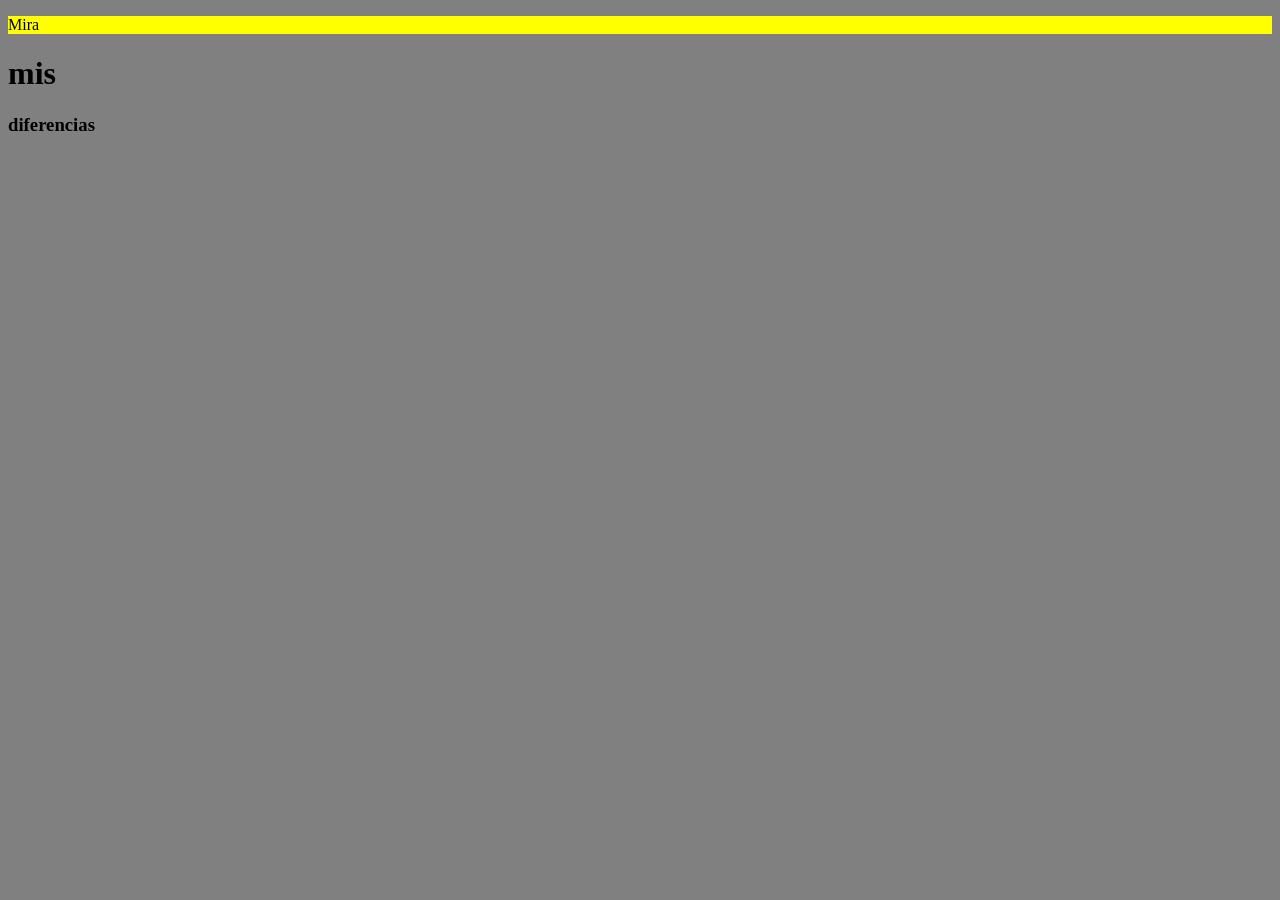
<file: CSS/index.html>
<!DOCTYPE html>
<html lang="en">
<head>
    <meta charset="UTF-8">
    <meta name="viewport" content="width=device-width, initial-scale=1.0">
    <title>Document</title>
    <style >
        h1{
            font-weight: bold;
        }
    </style>
    <link rel="stylesheet" href="style.css">
</head>
<body>
    <p style="background-color: yellow;">Mira</p>
    <h1>mis</h1>
    <h3>diferencias</h3>
</body>
</html>
</file>
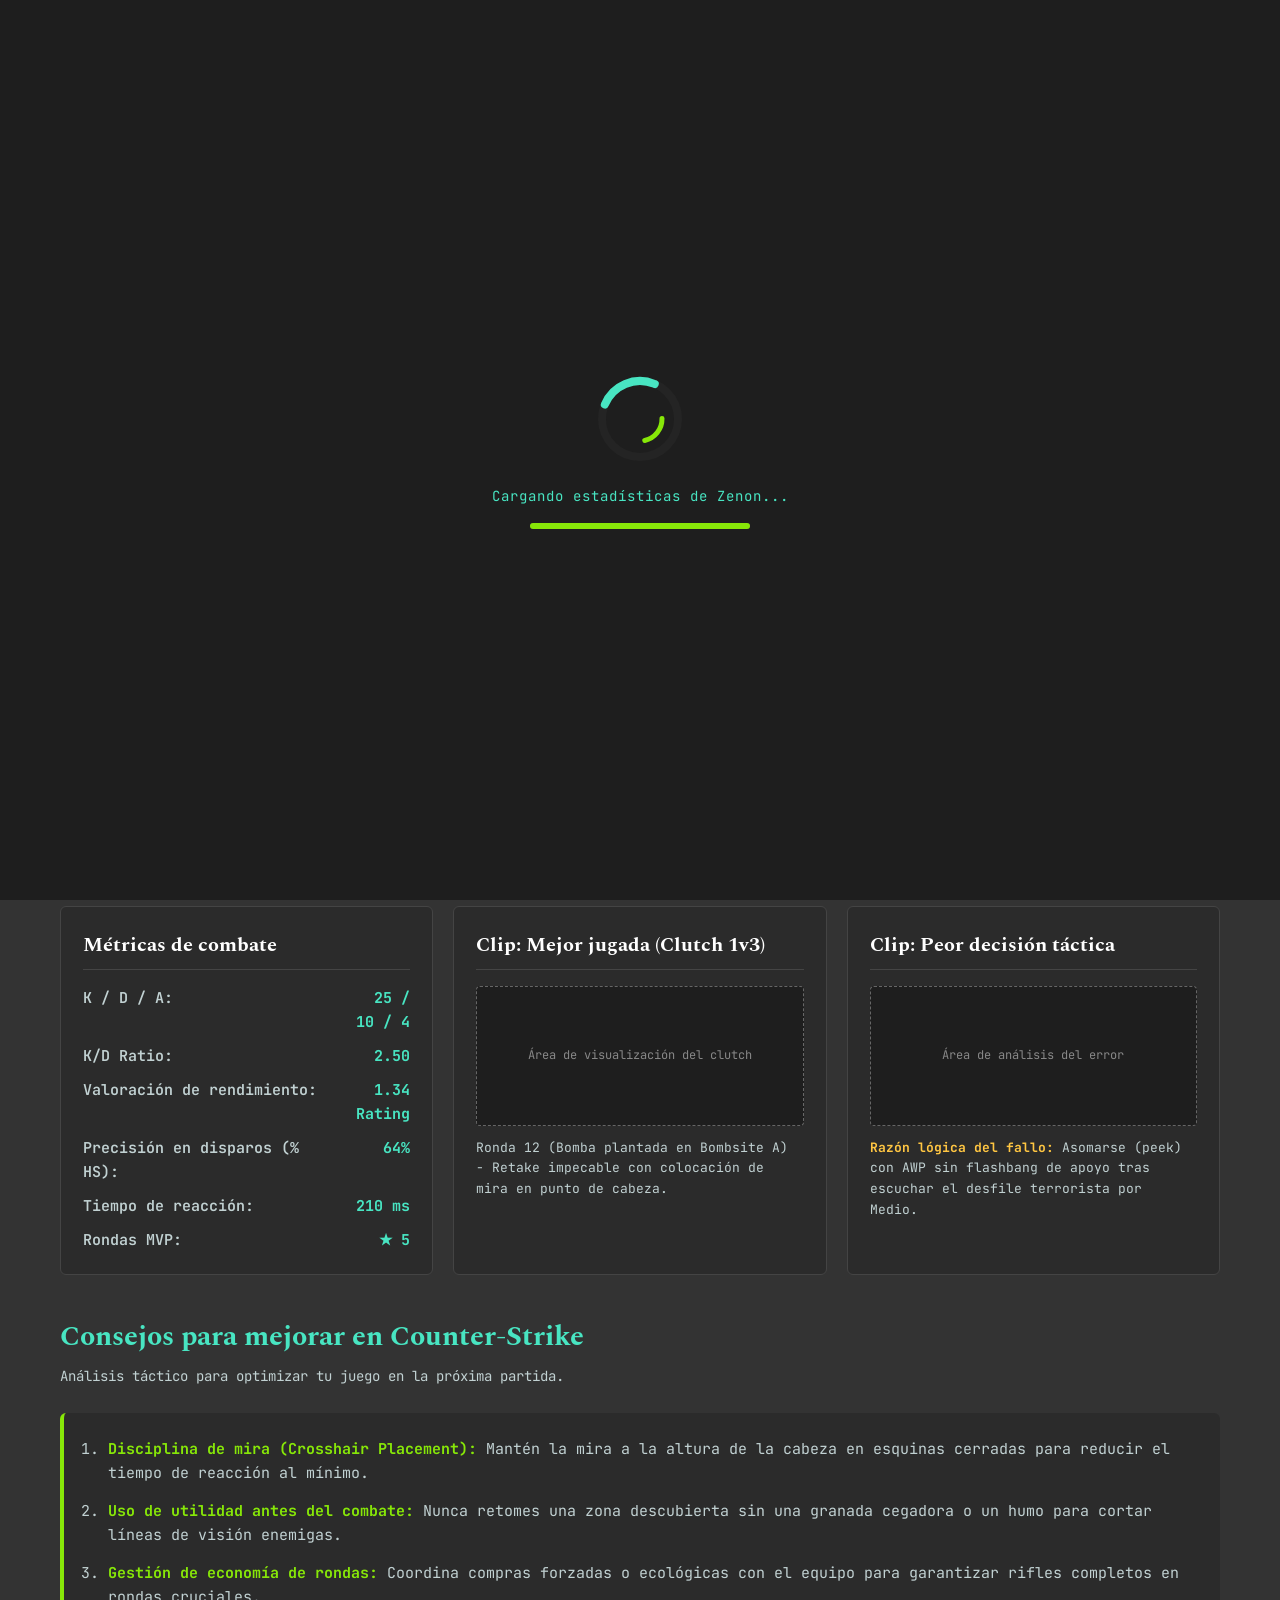
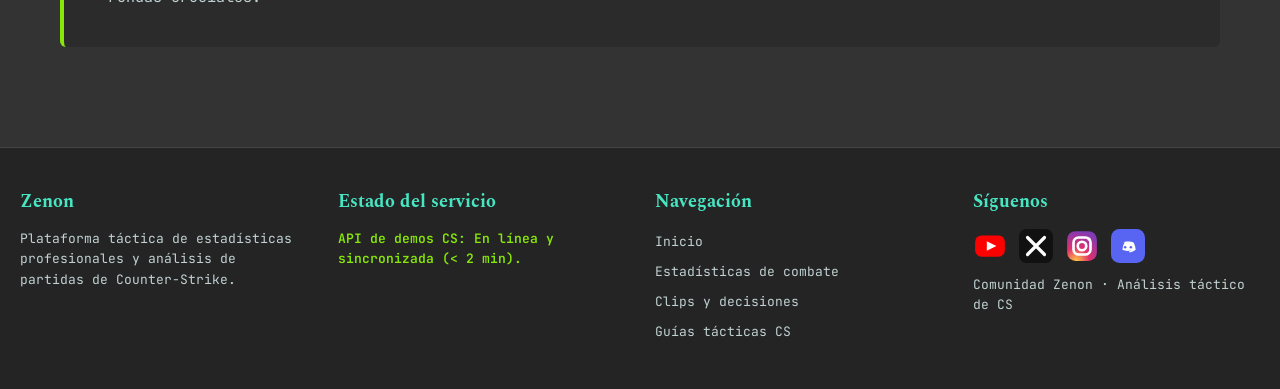
<file: Zenon/index.html>
<!DOCTYPE html>
<html lang="es">
<head>
    <meta charset="UTF-8">
    <meta name="viewport" content="width=device-width, initial-scale=1.0">
    <title>Zenon - Análisis y Estadísticas de Counter-Strike</title>
    <!-- Google Fonts importando Spectral y JetBrains Mono -->
    <link rel="preconnect" href="https://fonts.googleapis.com">
    <link rel="preconnect" href="https://fonts.gstatic.com" crossorigin>
    <link href="https://fonts.googleapis.com/css2?family=JetBrains+Mono:wght@400;600;700&family=Spectral:wght@500;700;800&display=swap" rel="stylesheet">
    <!-- Hoja de estilos externa -->
    <link rel="stylesheet" href="css/estilos.css">
</head>
<body>

    <!-- Precarga: icono de cargando animado y temporizador -->
    <div id="precarga" class="precarga" role="status" aria-live="polite">
        <div class="precarga-contenido">
            <img src="img/icono-cargando.svg" alt="Icono animado de cargando" class="icono-precarga">
            <p class="texto-precarga">Cargando estadísticas de Zenon...</p>
            <div class="barra-precarga"><span class="barra-precarga-relleno"></span></div>
        </div>
    </div>

    <!-- Header fijo compensado con logotipo Zenon y foto de usuario -->
    <header class="header-principal">
        <a href="index.html" class="marca-enlace">
            <img src="img/logo-zenon.svg" alt="Logotipo de Zenon - Análisis de Counter-Strike" class="logo-header">
            <img src="recursos/icono-analytics-material-symbols.svg" alt="" class="icono-marca" aria-hidden="true">
            <h1 class="marca-titulo visually-hidden">Zenon</h1>
        </a>
        <nav class="navegacion-principal" aria-label="Navegación principal">
            <ul class="lista-navegacion">
                <li class="item-navegacion"><a href="index.html" class="enlace-navegacion enlace-activo">Inicio</a></li>
                <li class="item-navegacion"><a href="#estadisticas" class="enlace-navegacion">Estadísticas</a></li>
                <li class="item-navegacion"><a href="#clips" class="enlace-navegacion">Clips</a></li>
                <li class="item-navegacion"><a href="#consejos" class="enlace-navegacion">Consejos</a></li>
            </ul>
        </nav>
        <section class="barra-usuario" aria-label="Notificaciones y perfil de usuario">
            <span class="icono-notificacion" title="Notificaciones activas">🔔</span>
            <figure class="figura-avatar">
                <img src="img/usuario.png" alt="Foto de perfil de Diego Moreno" class="avatar-circular">
            </figure>
            <span class="nombre-usuario">Diego Moreno</span>
        </section>
    </header>

    <main class="contenedor-principal">

        <!-- Fotografía del hero de la página de Inicio -->
        <figure class="hero-fotografia">
            <img src="img/hero-cs.jpg" alt="Jugadores de esports compitiendo en un torneo de Counter-Strike" class="imagen-hero">
            <figcaption class="pie-hero">Fotografía principal del hero · Torneo de esports</figcaption>
        </figure>

        <!-- Hero Section: Búsqueda de Steam / Match Share Code y Estado del servicio -->
        <section class="seccion-hero" aria-labelledby="titulo-hero">
            <article class="hero-busqueda">
                <h2 id="titulo-hero" class="subtitulo-seccion">Analiza tu última partida de Counter-Strike</h2>
                <p class="texto-descripcion">Consulta métricas de combate, jugadas clave, fallos de posicionamiento y rondas destacadas.</p>
                <form class="formulario-busqueda" action="#" method="get">
                    <label for="campo-codigo-partida" class="etiqueta-formulario">Steam ID o Código de Partida (CS-XXXXX...)</label>
                    <input type="text" id="campo-codigo-partida" class="campo-texto" placeholder="Ej: CSGO-abcde-12345 o SteamID64..." required>
                    <button type="submit" class="boton-primario">Analizar partida</button>
                </form>
            </article>

            <article class="hero-estado">
                <h3 class="titulo-tarjeta">Estado de sincronización</h3>
                <p class="texto-estado">Procesando demo CS (&lt; 2 min)</p>
                <div class="barra-progreso" role="progressbar" aria-valuenow="85" aria-valuemin="0" aria-valuemax="100">
                    <span class="barra-relleno"></span>
                </div>
                <p class="nota-estado">Tus datos de partida estarán listos al instante sin esperas prolongadas.</p>
            </article>
        </section>

        <!-- Sección Resumen de Última Partida de CS -->
        <section id="estadisticas" class="seccion-resumen" aria-labelledby="titulo-resumen">
            <header class="cabecera-seccion">
                <h2 id="titulo-resumen" class="subtitulo-seccion">Resumen de última partida (Mirage - Competitivo)</h2>
                <p class="texto-descripcion">Métricas de rendimiento individual registradas en el servidor.</p>
            </header>

            <div class="rejilla-tarjetas">
                <!-- Tarjeta 1: Estadísticas de Combate y Rendimiento CS -->
                <article class="tarjeta-dato">
                    <header class="cabecera-tarjeta">
                        <h3 class="titulo-tarjeta">Métricas de combate</h3>
                    </header>
                    <dl class="lista-metricas">
                        <dt class="termino-metrica">K / D / A:</dt>
                        <dd class="valor-metrica">25 / 10 / 4</dd>
                        <dt class="termino-metrica">K/D Ratio:</dt>
                        <dd class="valor-metrica">2.50</dd>
                        <dt class="termino-metrica">Valoración de rendimiento:</dt>
                        <dd class="valor-metrica">1.34 Rating</dd>
                        <dt class="termino-metrica">Precisión en disparos (% HS):</dt>
                        <dd class="valor-metrica">64%</dd>
                        <dt class="termino-metrica">Tiempo de reacción:</dt>
                        <dd class="valor-metrica">210 ms</dd>
                        <dt class="termino-metrica">Rondas MVP:</dt>
                        <dd class="valor-metrica">★ 5</dd>
                    </dl>
                </article>

                <!-- Tarjeta 2: Clip Mejor Jugada -->
                <article id="clips" class="tarjeta-dato">
                    <header class="cabecera-tarjeta">
                        <h3 class="titulo-tarjeta">Clip: Mejor jugada (Clutch 1v3)</h3>
                    </header>
                    <figure class="contenedor-multimedia">
                        <div class="marcador-posicion-video">
                            <span class="texto-posicion">Área de visualización del clutch</span>
                        </div>
                        <figcaption class="pie-multimedia">
                            Ronda 12 (Bomba plantada en Bombsite A) - Retake impecable con colocación de mira en punto de cabeza.
                        </figcaption>
                    </figure>
                </article>

                <!-- Tarjeta 3: Clip Peor Decisión + Análisis de Error Táctico -->
                <article class="tarjeta-dato">
                    <header class="cabecera-tarjeta">
                        <h3 class="titulo-tarjeta">Clip: Peor decisión táctica</h3>
                    </header>
                    <figure class="contenedor-multimedia">
                        <div class="marcador-posicion-video">
                            <span class="texto-posicion">Área de análisis del error</span>
                        </div>
                        <figcaption class="pie-multimedia">
                            <strong>Razón lógica del fallo:</strong> Asomarse (peek) con AWP sin flashbang de apoyo tras escuchar el desfile terrorista por Medio.
                        </figcaption>
                    </figure>
                </article>
            </div>
        </section>

        <!-- Sección de Consejos Tácticos para CS -->
        <section id="consejos" class="seccion-consejos" aria-labelledby="titulo-consejos">
            <header class="cabecera-seccion">
                <h2 id="titulo-consejos" class="subtitulo-seccion">Consejos para mejorar en Counter-Strike</h2>
                <p class="texto-descripcion">Análisis táctico para optimizar tu juego en la próxima partida.</p>
            </header>

            <article class="articulo-consejos">
                <ol class="lista-consejos">
                    <li class="item-consejo">
                        <strong>Disciplina de mira (Crosshair Placement):</strong> Mantén la mira a la altura de la cabeza en esquinas cerradas para reducir el tiempo de reacción al mínimo.
                    </li>
                    <li class="item-consejo">
                        <strong>Uso de utilidad antes del combate:</strong> Nunca retomes una zona descubierta sin una granada cegadora o un humo para cortar líneas de visión enemigas.
                    </li>
                    <li class="item-consejo">
                        <strong>Gestión de economía de rondas:</strong> Coordina compras forzadas o ecológicas con el equipo para garantizar rifles completos en rondas cruciales.
                    </li>
                </ol>
            </article>
        </section>

        <!-- Ayuda y documentación (Heurística #10) -->
    </main>

    <!-- Footer estructurado -->
    <footer class="footer-principal">
        <section class="footer-columna">
            <h4 class="footer-subtitulo">Zenon</h4>
            <p class="footer-texto">Plataforma táctica de estadísticas profesionales y análisis de partidas de Counter-Strike.</p>
        </section>

        <section class="footer-columna">
            <h4 class="footer-subtitulo">Estado del servicio</h4>
            <p class="footer-texto estado-operativo">API de demos CS: En línea y sincronizada (&lt; 2 min).</p>
        </section>

        <section class="footer-columna">
            <h4 class="footer-subtitulo">Navegación</h4>
            <ul class="footer-enlaces">
                <li><a href="index.html" class="footer-link">Inicio</a></li>
                <li><a href="#estadisticas" class="footer-link">Estadísticas de combate</a></li>
                <li><a href="#clips" class="footer-link">Clips y decisiones</a></li>
                <li><a href="#consejos" class="footer-link">Guías tácticas CS</a></li>
            </ul>
        </section>

        <section class="footer-columna footer-redes">
            <h4 class="footer-subtitulo">Síguenos</h4>
            <ul class="lista-redes">
                <li><a href="https://youtube.com" target="_blank" rel="noopener noreferrer" aria-label="YouTube"><img src="img/icono-youtube.svg" alt="" class="icono-red"></a></li>
                <li><a href="https://x.com" target="_blank" rel="noopener noreferrer" aria-label="X (Twitter)"><img src="img/icono-x.svg" alt="" class="icono-red"></a></li>
                <li><a href="https://instagram.com" target="_blank" rel="noopener noreferrer" aria-label="Instagram"><img src="img/icono-instagram.svg" alt="" class="icono-red"></a></li>
                <li><a href="https://discord.com" target="_blank" rel="noopener noreferrer" aria-label="Discord"><img src="img/icono-discord.svg" alt="" class="icono-red"></a></li>
            </ul>
            <p class="footer-texto">Comunidad Zenon · Análisis táctico de CS</p>
        </section>
    </footer>

    <script>
        // El icono de cargando se muestra durante 2 segundos (temporizador de precarga)
        window.addEventListener('load', function () {
            window.setTimeout(function () {
                var precarga = document.getElementById('precarga');
                if (precarga) {
                    precarga.classList.add('precarga-oculta');
                    window.setTimeout(function () { precarga.style.display = 'none'; }, 500);
                }
            }, 2000);
        });
    </script>

</body>
</html>
</file>
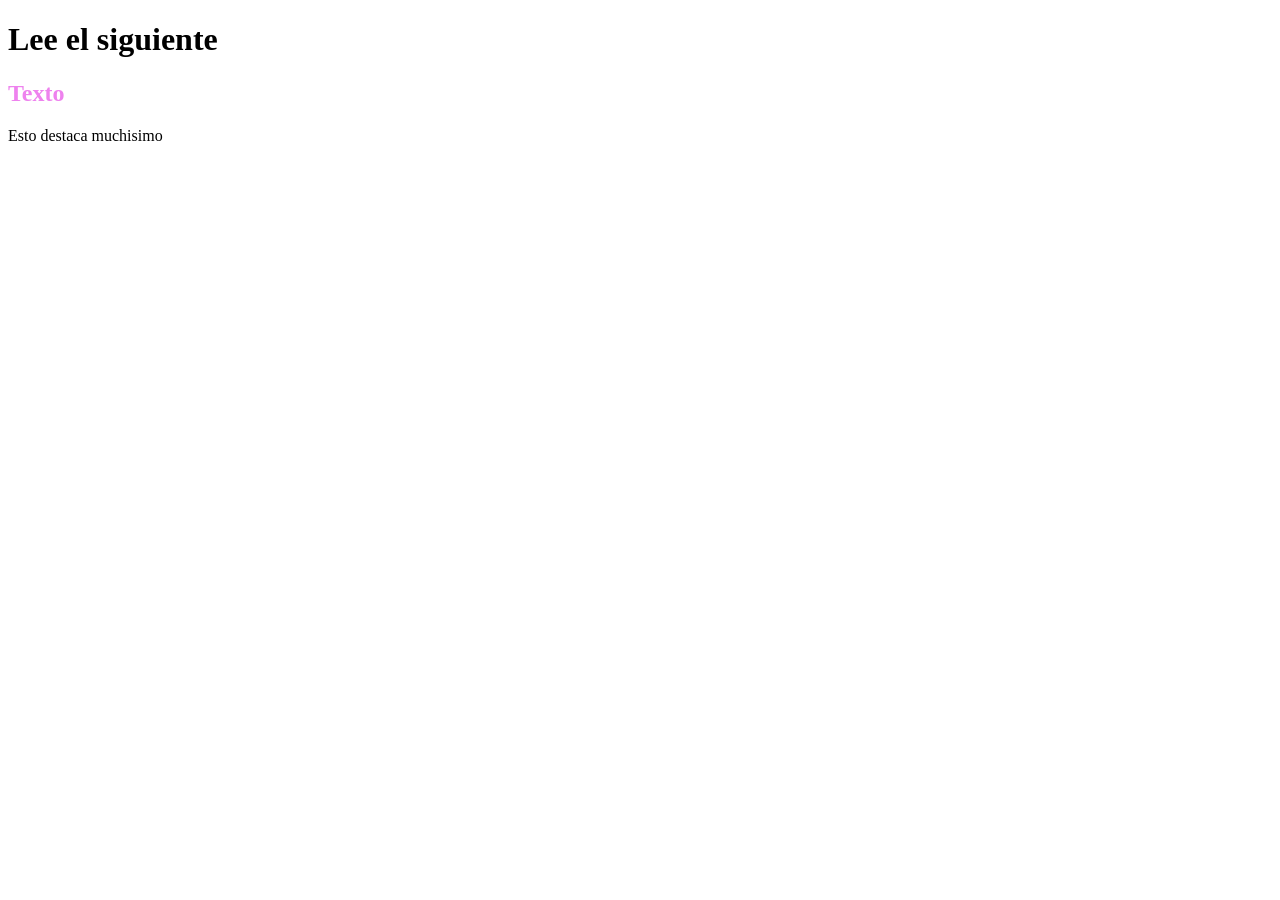
<file: CSS/Ej3/index.html>
<!DOCTYPE html>
<html lang="en">
<head>
    <meta charset="UTF-8">
    <meta name="viewport" content="width=device-width, initial-scale=1.0">
    <title>Document</title>
    <link rel="stylesheet" href="css/estilos.css">
</head>
<body>
    <h1>Lee el siguiente</h1>
    <h2>Texto</h2>
    <p class="destacado">Esto destaca muchisimo</p>
</body>
</html>
</file>
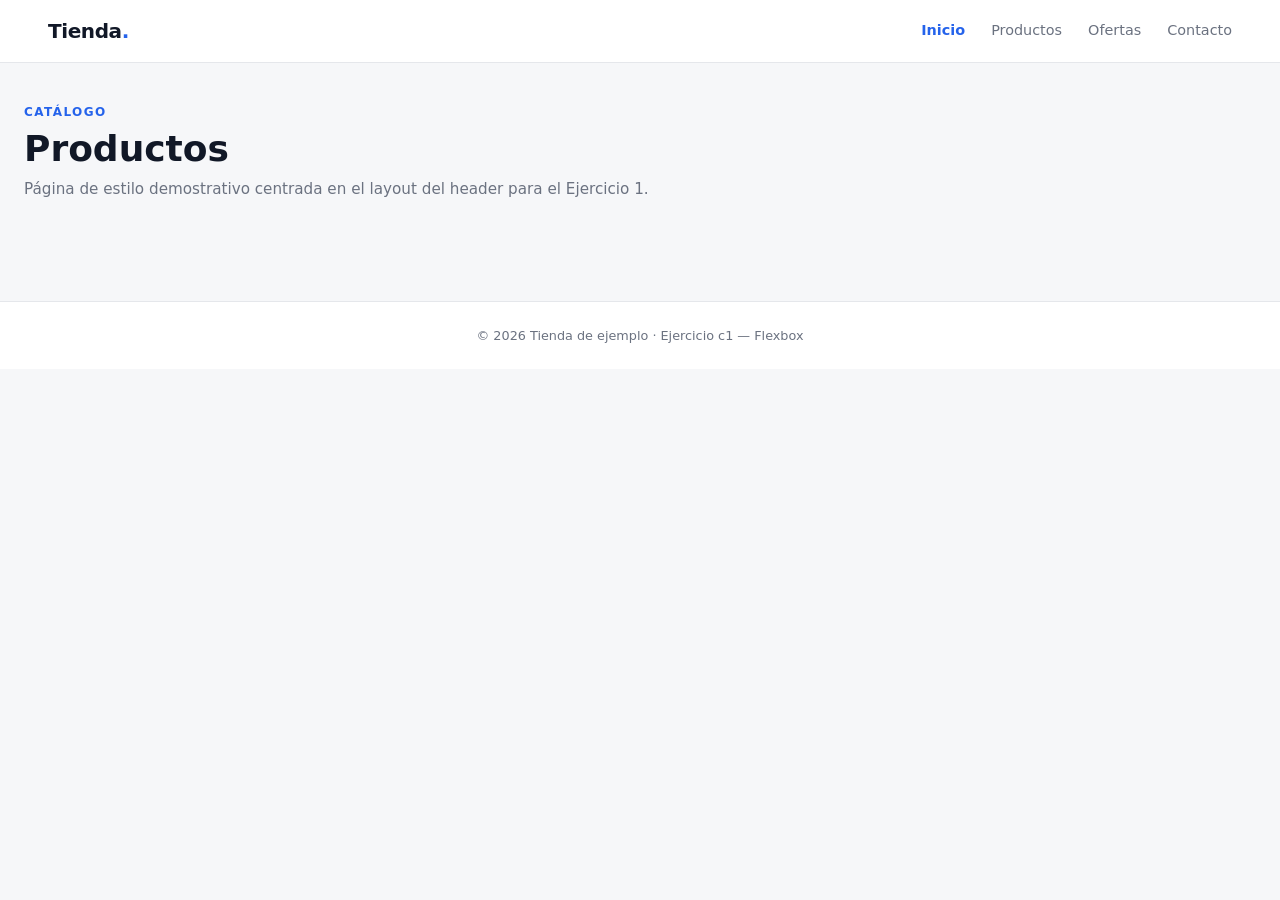
<file: Entregas/c1.html>
<!DOCTYPE html>
<html lang="es">
<head>
    <meta charset="UTF-8">
    <meta name="viewport" content="width=device-width, initial-scale=1.0">
    <title>Tienda de ejemplo · c1 · Header Flexbox</title>
    <link rel="stylesheet" href="c1.css">
</head>
<body>

    <!-- 1. Header: logo + navegación con Flexbox -->
    <header class="site-header">
        <a class="logo" href="#">Tienda<span>.</span></a>

        <nav class="site-nav" aria-label="Navegación principal">
            <a href="#" class="is-active">Inicio</a>
            <a href="#">Productos</a>
            <a href="#">Ofertas</a>
            <a href="#">Contacto</a>
        </nav>
    </header>

    <main class="page">
        <header class="page-head">
            <p class="eyebrow">Catálogo</p>
            <h1>Productos</h1>
            <p class="lead">Página de estilo demostrativo centrada en el layout del header para el Ejercicio 1.</p>
        </header>
    </main>

    <footer class="site-footer">
        <p>© 2026 Tienda de ejemplo · Ejercicio c1 — Flexbox</p>
    </footer>

</body>
</html>
</file>
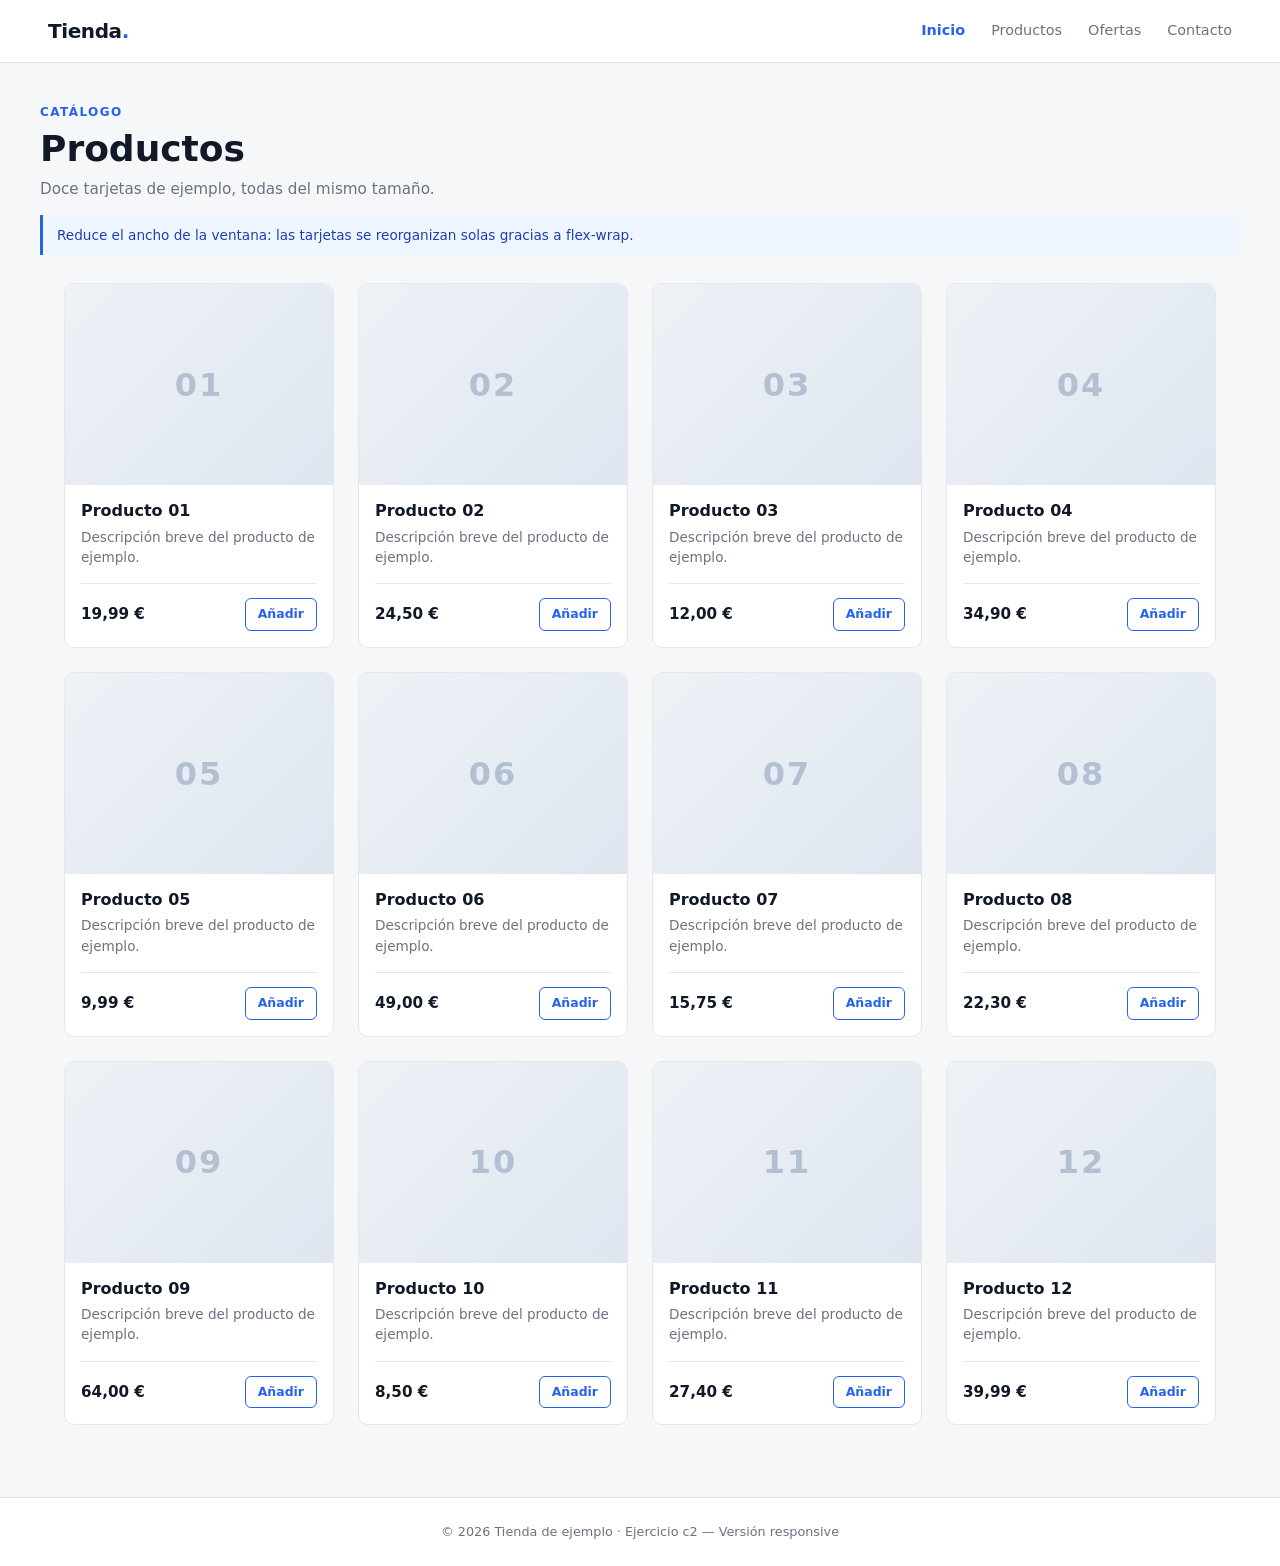
<file: Entregas/c2.html>
<!DOCTYPE html>
<html lang="es">
<head>
    <meta charset="UTF-8">
    <meta name="viewport" content="width=device-width, initial-scale=1.0">
    <title>Tienda de ejemplo · c2</title>
    <link rel="stylesheet" href="c2.css">
</head>
<body>

    <!-- 1. Header: se mantiene el Flexbox de c1 -->
    <header class="site-header">
        <a class="logo" href="#">Tienda<span>.</span></a>

        <nav class="site-nav" aria-label="Navegación principal">
            <a href="#" class="is-active">Inicio</a>
            <a href="#">Productos</a>
            <a href="#">Ofertas</a>
            <a href="#">Contacto</a>
        </nav>
    </header>

    <main class="page">

        <!-- 2. Aviso para la prueba de redimensionado -->
        <header class="page-head">
            <p class="eyebrow">Catálogo</p>
            <h1>Productos</h1>
            <p class="lead">Doce tarjetas de ejemplo, todas del mismo tamaño.</p>
            <p class="hint">Reduce el ancho de la ventana: las tarjetas se reorganizan solas gracias a flex-wrap.</p>
        </header>

        <!-- 3. Contenedor flex con 12 tarjetas -->
        <section class="products" aria-label="Listado de productos">

            <article class="card">
                <div class="card-media" aria-hidden="true"><span>01</span></div>
                <div class="card-body">
                    <h2>Producto 01</h2>
                    <p>Descripción breve del producto de ejemplo.</p>
                    <div class="card-foot">
                        <span class="price">19,99 €</span>
                        <button class="btn" type="button">Añadir</button>
                    </div>
                </div>
            </article>

            <article class="card">
                <div class="card-media" aria-hidden="true"><span>02</span></div>
                <div class="card-body">
                    <h2>Producto 02</h2>
                    <p>Descripción breve del producto de ejemplo.</p>
                    <div class="card-foot">
                        <span class="price">24,50 €</span>
                        <button class="btn" type="button">Añadir</button>
                    </div>
                </div>
            </article>

            <article class="card">
                <div class="card-media" aria-hidden="true"><span>03</span></div>
                <div class="card-body">
                    <h2>Producto 03</h2>
                    <p>Descripción breve del producto de ejemplo.</p>
                    <div class="card-foot">
                        <span class="price">12,00 €</span>
                        <button class="btn" type="button">Añadir</button>
                    </div>
                </div>
            </article>

            <article class="card">
                <div class="card-media" aria-hidden="true"><span>04</span></div>
                <div class="card-body">
                    <h2>Producto 04</h2>
                    <p>Descripción breve del producto de ejemplo.</p>
                    <div class="card-foot">
                        <span class="price">34,90 €</span>
                        <button class="btn" type="button">Añadir</button>
                    </div>
                </div>
            </article>

            <article class="card">
                <div class="card-media" aria-hidden="true"><span>05</span></div>
                <div class="card-body">
                    <h2>Producto 05</h2>
                    <p>Descripción breve del producto de ejemplo.</p>
                    <div class="card-foot">
                        <span class="price">9,99 €</span>
                        <button class="btn" type="button">Añadir</button>
                    </div>
                </div>
            </article>

            <article class="card">
                <div class="card-media" aria-hidden="true"><span>06</span></div>
                <div class="card-body">
                    <h2>Producto 06</h2>
                    <p>Descripción breve del producto de ejemplo.</p>
                    <div class="card-foot">
                        <span class="price">49,00 €</span>
                        <button class="btn" type="button">Añadir</button>
                    </div>
                </div>
            </article>

            <article class="card">
                <div class="card-media" aria-hidden="true"><span>07</span></div>
                <div class="card-body">
                    <h2>Producto 07</h2>
                    <p>Descripción breve del producto de ejemplo.</p>
                    <div class="card-foot">
                        <span class="price">15,75 €</span>
                        <button class="btn" type="button">Añadir</button>
                    </div>
                </div>
            </article>

            <article class="card">
                <div class="card-media" aria-hidden="true"><span>08</span></div>
                <div class="card-body">
                    <h2>Producto 08</h2>
                    <p>Descripción breve del producto de ejemplo.</p>
                    <div class="card-foot">
                        <span class="price">22,30 €</span>
                        <button class="btn" type="button">Añadir</button>
                    </div>
                </div>
            </article>

            <article class="card">
                <div class="card-media" aria-hidden="true"><span>09</span></div>
                <div class="card-body">
                    <h2>Producto 09</h2>
                    <p>Descripción breve del producto de ejemplo.</p>
                    <div class="card-foot">
                        <span class="price">64,00 €</span>
                        <button class="btn" type="button">Añadir</button>
                    </div>
                </div>
            </article>

            <article class="card">
                <div class="card-media" aria-hidden="true"><span>10</span></div>
                <div class="card-body">
                    <h2>Producto 10</h2>
                    <p>Descripción breve del producto de ejemplo.</p>
                    <div class="card-foot">
                        <span class="price">8,50 €</span>
                        <button class="btn" type="button">Añadir</button>
                    </div>
                </div>
            </article>

            <article class="card">
                <div class="card-media" aria-hidden="true"><span>11</span></div>
                <div class="card-body">
                    <h2>Producto 11</h2>
                    <p>Descripción breve del producto de ejemplo.</p>
                    <div class="card-foot">
                        <span class="price">27,40 €</span>
                        <button class="btn" type="button">Añadir</button>
                    </div>
                </div>
            </article>

            <article class="card">
                <div class="card-media" aria-hidden="true"><span>12</span></div>
                <div class="card-body">
                    <h2>Producto 12</h2>
                    <p>Descripción breve del producto de ejemplo.</p>
                    <div class="card-foot">
                        <span class="price">39,99 €</span>
                        <button class="btn" type="button">Añadir</button>
                    </div>
                </div>
            </article>

        </section>
    </main>

    <footer class="site-footer">
        <p>© 2026 Tienda de ejemplo · Ejercicio c2 — Versión responsive</p>
    </footer>

</body>
</html>
</file>
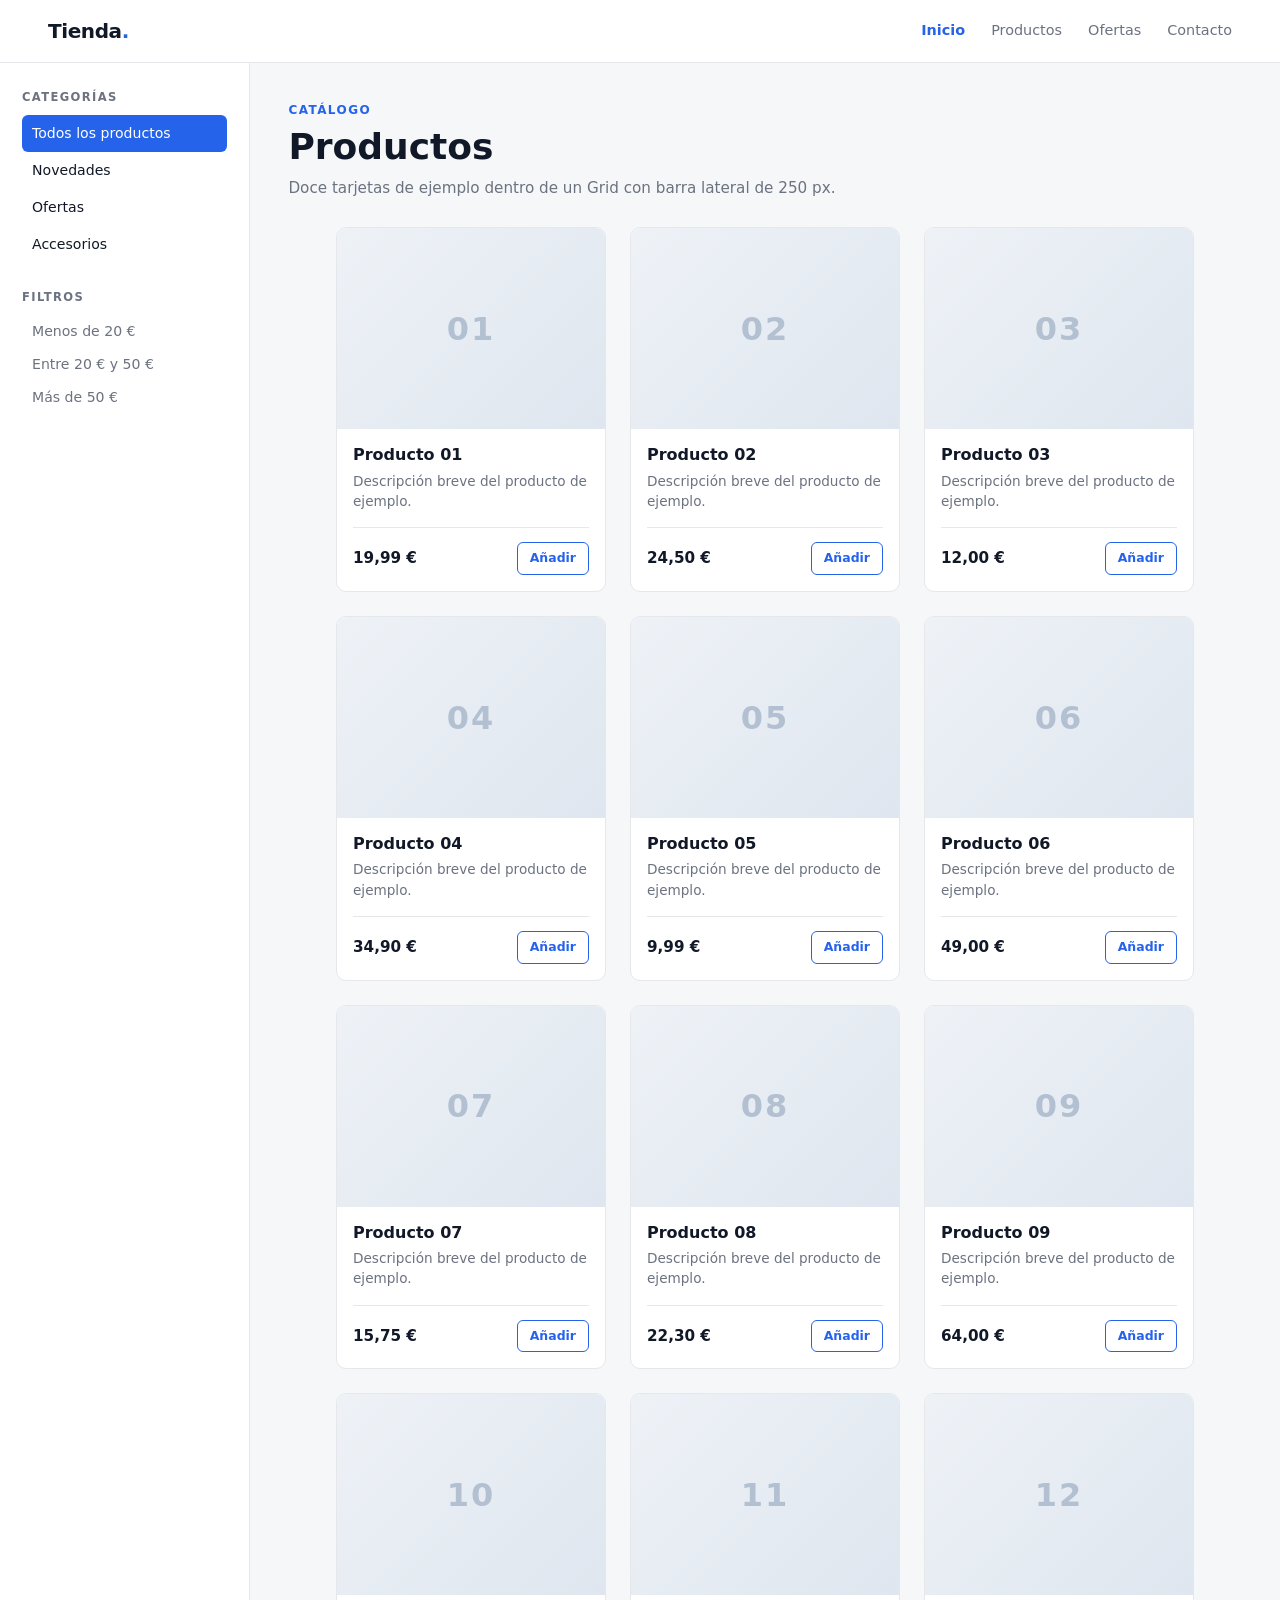
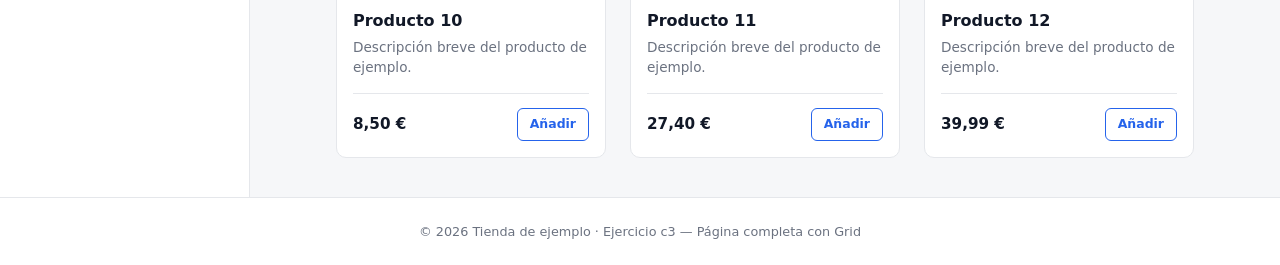
<file: Entregas/c3.html>
<!DOCTYPE html>
<html lang="es">
<head>
    <meta charset="UTF-8">
    <meta name="viewport" content="width=device-width, initial-scale=1.0">
    <title>Tienda de ejemplo · c3 · Página completa con Grid</title>
    <link rel="stylesheet" href="c3.css">
</head>
<body>

    <!-- Contenedor Grid: cabecera / lateral / contenido / pie -->
    <div class="layout-grid">

        <header class="site-header">
            <a class="logo" href="#">Tienda<span>.</span></a>

            <nav class="site-nav" aria-label="Navegación principal">
                <a href="#" class="is-active">Inicio</a>
                <a href="#">Productos</a>
                <a href="#">Ofertas</a>
                <a href="#">Contacto</a>
            </nav>
        </header>

        <aside class="sidebar" aria-label="Categorías y filtros">
            <h2 class="sidebar-title">Categorías</h2>
            <ul class="sidebar-list">
                <li><a href="#" class="is-active">Todos los productos</a></li>
                <li><a href="#">Novedades</a></li>
                <li><a href="#">Ofertas</a></li>
                <li><a href="#">Accesorios</a></li>
            </ul>

            <h2 class="sidebar-title">Filtros</h2>
            <ul class="sidebar-list sidebar-list--simple">
                <li>Menos de 20 €</li>
                <li>Entre 20 € y 50 €</li>
                <li>Más de 50 €</li>
            </ul>
        </aside>

        <main class="content">

            <header class="page-head">
                <p class="eyebrow">Catálogo</p>
                <h1>Productos</h1>
                <p class="lead">Doce tarjetas de ejemplo dentro de un Grid con barra lateral de 250 px.</p>
            </header>

            <section class="products" aria-label="Listado de productos">

                <article class="card">
                    <div class="card-media" aria-hidden="true"><span>01</span></div>
                    <div class="card-body">
                        <h2>Producto 01</h2>
                        <p>Descripción breve del producto de ejemplo.</p>
                        <div class="card-foot">
                            <span class="price">19,99 €</span>
                            <button class="btn" type="button">Añadir</button>
                        </div>
                    </div>
                </article>

                <article class="card">
                    <div class="card-media" aria-hidden="true"><span>02</span></div>
                    <div class="card-body">
                        <h2>Producto 02</h2>
                        <p>Descripción breve del producto de ejemplo.</p>
                        <div class="card-foot">
                            <span class="price">24,50 €</span>
                            <button class="btn" type="button">Añadir</button>
                        </div>
                    </div>
                </article>

                <article class="card">
                    <div class="card-media" aria-hidden="true"><span>03</span></div>
                    <div class="card-body">
                        <h2>Producto 03</h2>
                        <p>Descripción breve del producto de ejemplo.</p>
                        <div class="card-foot">
                            <span class="price">12,00 €</span>
                            <button class="btn" type="button">Añadir</button>
                        </div>
                    </div>
                </article>

                <article class="card">
                    <div class="card-media" aria-hidden="true"><span>04</span></div>
                    <div class="card-body">
                        <h2>Producto 04</h2>
                        <p>Descripción breve del producto de ejemplo.</p>
                        <div class="card-foot">
                            <span class="price">34,90 €</span>
                            <button class="btn" type="button">Añadir</button>
                        </div>
                    </div>
                </article>

                <article class="card">
                    <div class="card-media" aria-hidden="true"><span>05</span></div>
                    <div class="card-body">
                        <h2>Producto 05</h2>
                        <p>Descripción breve del producto de ejemplo.</p>
                        <div class="card-foot">
                            <span class="price">9,99 €</span>
                            <button class="btn" type="button">Añadir</button>
                        </div>
                    </div>
                </article>

                <article class="card">
                    <div class="card-media" aria-hidden="true"><span>06</span></div>
                    <div class="card-body">
                        <h2>Producto 06</h2>
                        <p>Descripción breve del producto de ejemplo.</p>
                        <div class="card-foot">
                            <span class="price">49,00 €</span>
                            <button class="btn" type="button">Añadir</button>
                        </div>
                    </div>
                </article>

                <article class="card">
                    <div class="card-media" aria-hidden="true"><span>07</span></div>
                    <div class="card-body">
                        <h2>Producto 07</h2>
                        <p>Descripción breve del producto de ejemplo.</p>
                        <div class="card-foot">
                            <span class="price">15,75 €</span>
                            <button class="btn" type="button">Añadir</button>
                        </div>
                    </div>
                </article>

                <article class="card">
                    <div class="card-media" aria-hidden="true"><span>08</span></div>
                    <div class="card-body">
                        <h2>Producto 08</h2>
                        <p>Descripción breve del producto de ejemplo.</p>
                        <div class="card-foot">
                            <span class="price">22,30 €</span>
                            <button class="btn" type="button">Añadir</button>
                        </div>
                    </div>
                </article>

                <article class="card">
                    <div class="card-media" aria-hidden="true"><span>09</span></div>
                    <div class="card-body">
                        <h2>Producto 09</h2>
                        <p>Descripción breve del producto de ejemplo.</p>
                        <div class="card-foot">
                            <span class="price">64,00 €</span>
                            <button class="btn" type="button">Añadir</button>
                        </div>
                    </div>
                </article>

                <article class="card">
                    <div class="card-media" aria-hidden="true"><span>10</span></div>
                    <div class="card-body">
                        <h2>Producto 10</h2>
                        <p>Descripción breve del producto de ejemplo.</p>
                        <div class="card-foot">
                            <span class="price">8,50 €</span>
                            <button class="btn" type="button">Añadir</button>
                        </div>
                    </div>
                </article>

                <article class="card">
                    <div class="card-media" aria-hidden="true"><span>11</span></div>
                    <div class="card-body">
                        <h2>Producto 11</h2>
                        <p>Descripción breve del producto de ejemplo.</p>
                        <div class="card-foot">
                            <span class="price">27,40 €</span>
                            <button class="btn" type="button">Añadir</button>
                        </div>
                    </div>
                </article>

                <article class="card">
                    <div class="card-media" aria-hidden="true"><span>12</span></div>
                    <div class="card-body">
                        <h2>Producto 12</h2>
                        <p>Descripción breve del producto de ejemplo.</p>
                        <div class="card-foot">
                            <span class="price">39,99 €</span>
                            <button class="btn" type="button">Añadir</button>
                        </div>
                    </div>
                </article>

            </section>
        </main>

        <footer class="site-footer">
            <p>© 2026 Tienda de ejemplo · Ejercicio c3 — Página completa con Grid</p>
        </footer>

    </div>

</body>
</html>
</file>
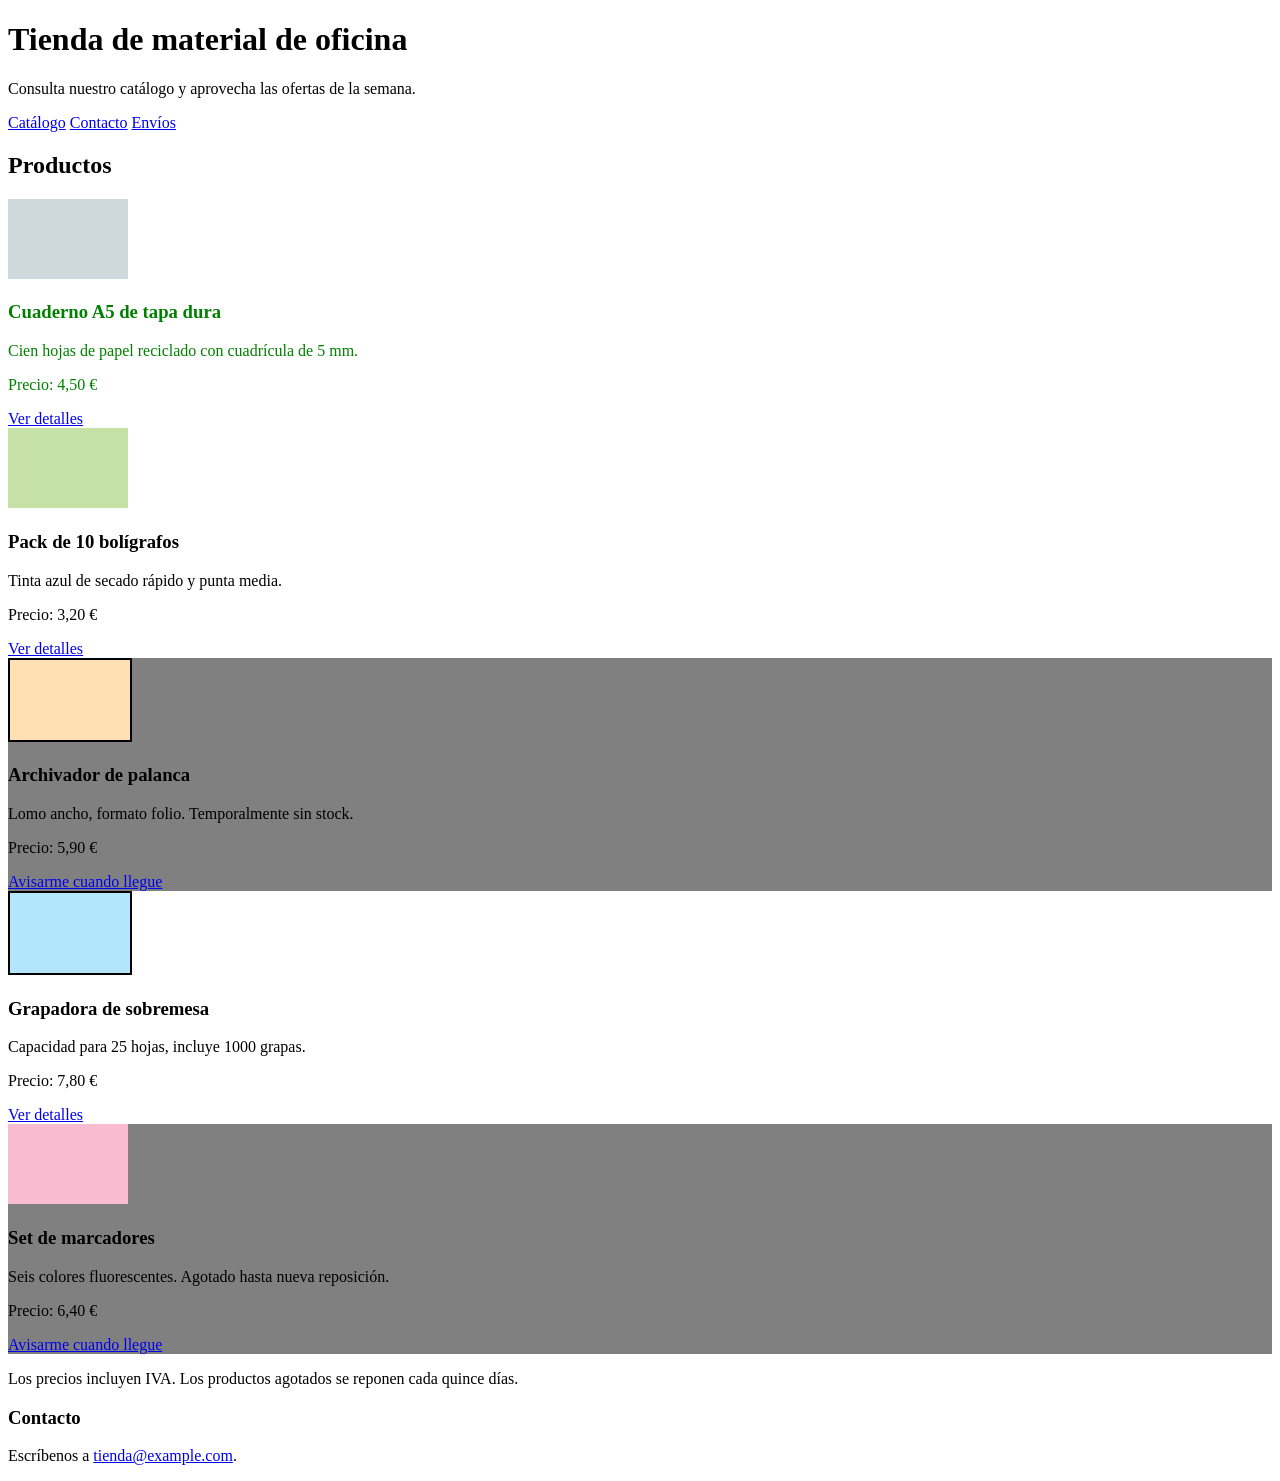
<file: CSS/EJ2/Ejercicio 2 - productos.html>
<!DOCTYPE html>
<html lang="es">
<head>
  <meta charset="UTF-8">
  <meta name="viewport" content="width=device-width, initial-scale=1">
  <title>Tienda de material de oficina</title>
  <!-- El alumno escribe sus selectores en estilos.css -->
  <link rel="stylesheet" href="style.css">
</head>
<body>

  <header>
    <h1>Tienda de material de oficina</h1>
    <p>Consulta nuestro catálogo y aprovecha las ofertas de la semana.</p>
    <nav>
      <a href="#catalogo">Catálogo</a>
      <a href="#contacto">Contacto</a>
      <a href="https://example.com">Envíos</a>
    </nav>
  </header>

  <main id="catalogo">
    <h2>Productos</h2>

    <section>
      <!-- Producto destacado: único elemento con id -->
      <article id="oferta-destacada">
        <img src="data:image/svg+xml,%3Csvg xmlns='http://www.w3.org/2000/svg' width='120' height='80'%3E%3Crect width='120' height='80' fill='%23cfd8dc'/%3E%3C/svg%3E" alt="Cuaderno A5 de tapa dura">
        <h3>Cuaderno A5 de tapa dura</h3>
        <p>Cien hojas de papel reciclado con cuadrícula de 5 mm.</p>
        <p>Precio: 4,50 €</p>
        <a href="#">Ver detalles</a>
      </article>

      <article>
        <img src="data:image/svg+xml,%3Csvg xmlns='http://www.w3.org/2000/svg' width='120' height='80'%3E%3Crect width='120' height='80' fill='%23c5e1a5'/%3E%3C/svg%3E" alt="Pack de 10 bolígrafos azules">
        <h3>Pack de 10 bolígrafos</h3>
        <p>Tinta azul de secado rápido y punta media.</p>
        <p>Precio: 3,20 €</p>
        <a href="#">Ver detalles</a>
      </article>

      <article class="agotado">
        <img src="data:image/svg+xml,%3Csvg xmlns='http://www.w3.org/2000/svg' width='120' height='80'%3E%3Crect width='120' height='80' fill='%23ffe0b2'/%3E%3C/svg%3E" alt="">
        <h3>Archivador de palanca</h3>
        <p>Lomo ancho, formato folio. Temporalmente sin stock.</p>
        <p>Precio: 5,90 €</p>
        <a href="#">Avisarme cuando llegue</a>
      </article>

      <article>
        <img src="data:image/svg+xml,%3Csvg xmlns='http://www.w3.org/2000/svg' width='120' height='80'%3E%3Crect width='120' height='80' fill='%23b3e5fc'/%3E%3C/svg%3E" alt="">
        <h3>Grapadora de sobremesa</h3>
        <p>Capacidad para 25 hojas, incluye 1000 grapas.</p>
        <p>Precio: 7,80 €</p>
        <a href="#">Ver detalles</a>
      </article>

      <article class="agotado">
        <img src="data:image/svg+xml,%3Csvg xmlns='http://www.w3.org/2000/svg' width='120' height='80'%3E%3Crect width='120' height='80' fill='%23f8bbd0'/%3E%3C/svg%3E" alt="Set de marcadores fluorescentes">
        <h3>Set de marcadores</h3>
        <p>Seis colores fluorescentes. Agotado hasta nueva reposición.</p>
        <p>Precio: 6,40 €</p>
        <a href="#">Avisarme cuando llegue</a>
      </article>
    </section>

    <!-- Este párrafo NO está dentro de un article: no debe ponerse en cursiva -->
    <p>Los precios incluyen IVA. Los productos agotados se reponen cada quince días.</p>
  </main>

  <footer id="contacto">
    <h3>Contacto</h3>
    <p>Escríbenos a <a href="mailto:tienda@example.com">tienda@example.com</a>.</p>
  </footer>

</body>
</html>
</file>
<file: CSS/style.css>
body{
 background-color: gray;
}
</file>
<file: Zenon/css/estilos.css>
/* ==========================================================================
   PROYECTO UT2: DISEÑO DE INTERFACES WEB - Zenon (Counter-Strike)
   Paleta: #333333 (Fondo), #48E5C2 (Primario), #C1D1D2 (Texto),
           #87E708 (Acento 1), #FFC642 (Acento 2)
   Tipografías: Spectral (Títulos), JetBrains Mono (Textos/Métricas)
   ========================================================================== */

/* 1. Box-sizing global */
*,
*::before,
*::after {
    box-sizing: border-box;
}

/* 2. Reglas generales y variables de estilo */
html {
    scroll-behavior: smooth;
}

body {
    margin: 0;
    padding-top: 85px; /* Compensación indispensable por el header fixed */
    background-color: #333333;
    color: #C1D1D2;
    font-family: 'JetBrains Mono', monospace;
    font-size: 15px;
    line-height: 1.6;
}

/* Títulos con Spectral */
h1, h2, h3, h4 {
    font-family: 'Spectral', serif;
    font-weight: 700;
    margin-top: 0;
    color: #ffffff;
}

/* 3. Posicionamiento: Header fijo (position: fixed) */
header.header-principal {
    position: fixed;
    top: 0;
    left: 0;
    width: 100%;
    height: 85px;
    background-color: #242424;
    border-bottom: 2px solid #48E5C2;
    display: flex;
    align-items: center;
    justify-content: space-between;
    padding: 0 40px;
    z-index: 1000;
}

/* El header usa el mismo ancho útil que el contenido: se centra con márgenes automáticos
   aplicando el padding a cada lado mediante un contenedor lógico de ancho variable */
/* Marca Zenon */
a.marca-enlace {
    text-decoration: none;
    display: inline-flex;
    align-items: center;
    gap: 8px;
}

img.icono-marca {
    width: 26px;
    height: 26px;
    display: block;
    flex: none;
}

h1.marca-titulo {
    font-size: 28px;
    letter-spacing: 1px;
    margin: 0;
    color: #ffffff;
}

h1.marca-titulo span {
    color: #48E5C2;
}

/* Navegación y selector descendiente */
nav.navegacion-principal ul.lista-navegacion {
    list-style: none;
    margin: 0;
    padding: 0;
    display: flex;
    gap: 25px;
}

/* Pseudo-clase :hover y clase combinada con tipo */
a.enlace-navegacion {
    color: #C1D1D2;
    text-decoration: none;
    font-weight: 600;
    font-size: 14px;
    padding: 8px 12px;
    border-radius: 4px;
    transition: color 0.2s ease, background-color 0.2s ease;
}

a.enlace-navegacion:hover {
    color: #333333;
    background-color: #48E5C2;
}

a.enlace-activo {
    color: #48E5C2;
    border-bottom: 2px solid #48E5C2;
}

/* Barra de usuario con avatar circular a la izquierda del nombre */
section.barra-usuario {
    display: flex;
    align-items: center;
    gap: 12px;
    font-size: 14px;
    color: #C1D1D2;
}

span.icono-notificacion {
    cursor: pointer;
    font-size: 18px;
    margin-right: 4px;
}

figure.figura-avatar {
    margin: 0;
    padding: 0;
    width: 44px;
    height: 44px;
    border-radius: 50%;
    overflow: hidden;
    border: 2px solid #48E5C2;
    display: flex;
    align-items: center;
    justify-content: center;
    background-color: #1e1e1e;
}

img.avatar-circular {
    width: 100%;
    height: 100%;
    object-fit: cover;
    object-position: center;
    display: block;
}

span.nombre-usuario {
    font-weight: 700;
    color: #FFC642;
}

/* 4. Contenedor Principal */
main.contenedor-principal {
    max-width: 1200px;
    margin: 0 auto;
    padding: 30px 20px 60px 20px;
}

/* Subtítulos de sección */
h2.subtitulo-seccion {
    font-size: 28px;
    color: #48E5C2;
    margin-bottom: 6px;
}

p.texto-descripcion {
    margin-top: 0;
    margin-bottom: 25px;
    color: #C1D1D2;
    font-size: 14px;
}

/* 5. Sección Hero */
section.seccion-hero {
    display: flex;
    flex-wrap: wrap;
    gap: 24px;
    margin-bottom: 40px;
}

article.hero-busqueda {
    flex: 2 1 500px;
    background-color: #2b2b2b;
    border-left: 4px solid #48E5C2;
    padding: 28px;
    border-radius: 6px;
}

article.hero-estado {
    flex: 1 1 300px;
    background-color: #2b2b2b;
    border-left: 4px solid #FFC642;
    padding: 28px;
    border-radius: 6px;
}

/* Formulario */
label.etiqueta-formulario {
    display: block;
    margin-bottom: 8px;
    font-size: 13px;
    font-weight: 600;
}

input.campo-texto {
    width: 100%;
    max-width: 480px;
    padding: 12px 14px;
    margin-bottom: 15px;
    background-color: #1e1e1e;
    border: 1px solid #555555;
    border-radius: 4px;
    color: #ffffff;
    font-family: 'JetBrains Mono', monospace;
    font-size: 14px;
    display: block;
}

input.campo-texto:focus {
    outline: none;
    border-color: #48E5C2;
}

button.boton-primario {
    background-color: #48E5C2;
    color: #242424;
    border: none;
    padding: 12px 24px;
    font-family: 'JetBrains Mono', monospace;
    font-weight: 700;
    font-size: 14px;
    border-radius: 4px;
    cursor: pointer;
    transition: background-color 0.2s ease, transform 0.1s ease;
}

button.boton-primario:hover {
    background-color: #87E708;
    color: #1a1a1a;
}

/* Estado y Barra de Progreso */
p.texto-estado {
    font-size: 14px;
    color: #FFC642;
    font-weight: 600;
    margin-bottom: 12px;
}

div.barra-progreso {
    width: 100%;
    height: 16px;
    background-color: #1e1e1e;
    border-radius: 8px;
    overflow: hidden;
    margin-bottom: 12px;
}

span.barra-relleno {
    display: block;
    width: 85%;
    height: 100%;
    background-color: #87E708;
}

p.nota-estado {
    font-size: 12px;
    color: #C1D1D2;
    margin: 0;
}

/* 6. Sección Resumen y Rejilla de Tarjetas */
section.seccion-resumen {
    margin-bottom: 40px;
}

div.rejilla-tarjetas {
    display: flex;
    flex-wrap: wrap;
    gap: 20px;
}

article.tarjeta-dato {
    flex: 1 1 320px;
    background-color: #2b2b2b;
    border: 1px solid #444444;
    border-radius: 6px;
    padding: 22px;
}

h3.titulo-tarjeta {
    font-size: 20px;
    color: #ffffff;
    margin-bottom: 16px;
    border-bottom: 1px solid #444444;
    padding-bottom: 8px;
}

/* Lista de métricas */
dl.lista-metricas {
    margin: 0;
    display: grid;
    grid-template-columns: auto 1fr;
    gap: 10px 16px;
}

dt.termino-metrica {
    font-weight: 600;
    color: #C1D1D2;
}

dd.valor-metrica {
    margin: 0;
    color: #48E5C2;
    font-weight: 700;
    text-align: right;
}

/* Contenedor multimedia */
figure.contenedor-multimedia {
    margin: 0;
}

div.marcador-posicion-video {
    width: 100%;
    height: 140px;
    background-color: #1e1e1e;
    border: 1px dashed #666666;
    border-radius: 4px;
    display: flex;
    align-items: center;
    justify-content: center;
    margin-bottom: 12px;
}

span.texto-posicion {
    font-size: 12px;
    color: #888888;
}

figcaption.pie-multimedia {
    font-size: 13px;
    color: #C1D1D2;
}

figcaption.pie-multimedia strong {
    color: #FFC642;
}

/* 7. Sección de Consejos */
section.seccion-consejos {
    margin-bottom: 40px;
}

article.articulo-consejos {
    background-color: #2b2b2b;
    border-radius: 6px;
    padding: 24px;
    border-left: 4px solid #87E708;
}

ol.lista-consejos {
    margin: 0;
    padding-left: 20px;
}

li.item-consejo {
    margin-bottom: 14px;
    line-height: 1.6;
}

li.item-consejo strong {
    color: #87E708;
}

/* 8. Footer Semántico */
footer.footer-principal {
    background-color: #242424;
    border-top: 1px solid #444444;
    padding: 40px 20px;
    display: flex;
    flex-wrap: wrap;
    justify-content: space-around;
    gap: 30px;
}

section.footer-columna {
    flex: 1 1 250px;
    max-width: 320px;
}

/* Las columnas de navegación y redes pueden ser algo más anchas */
h4.footer-subtitulo {
    font-size: 18px;
    color: #48E5C2;
    margin-bottom: 12px;
}

p.footer-texto {
    font-size: 13px;
    color: #C1D1D2;
    margin: 0;
}

p.estado-operativo {
    color: #87E708;
    font-weight: 600;
}

ul.footer-enlaces {
    list-style: none;
    margin: 0;
    padding: 0;
}

ul.footer-enlaces li {
    margin-bottom: 6px;
}

a.footer-link {
    color: #C1D1D2;
    text-decoration: none;
    font-size: 13px;
    transition: color 0.2s ease;
}

a.footer-link:hover {
    color: #48E5C2;
}

/* ==========================================================================
   9. RECURSOS AÑADIDOS: precarga, logotipo, fotografía del hero y redes
   ========================================================================== */

/* Utility: oculto visualmente pero accesible para lectores de pantalla */
.visually-hidden {
    position: absolute;
    width: 1px;
    height: 1px;
    padding: 0;
    margin: -1px;
    overflow: hidden;
    clip: rect(0, 0, 0, 0);
    border: 0;
}

/* 9.1 Pantalla de precarga con icono animado */
div.precarga {
    position: fixed;
    inset: 0;
    z-index: 2000;
    background-color: #1e1e1e;
    display: flex;
    align-items: center;
    justify-content: center;
    transition: opacity 0.5s ease;
}

div.precarga.precarga-oculta {
    opacity: 0;
    pointer-events: none;
}

div.precarga-contenido {
    text-align: center;
}

img.icono-precarga {
    width: 96px;
    height: 96px;
    display: block;
    margin: 0 auto 18px;
}

p.texto-precarga {
    color: #48E5C2;
    font-size: 14px;
    letter-spacing: 1px;
    margin-bottom: 16px;
}

div.barra-precarga {
    width: 220px;
    height: 6px;
    background-color: #333333;
    border-radius: 3px;
    margin: 0 auto;
    overflow: hidden;
}

span.barra-precarga-relleno {
    display: block;
    width: 100%;
    height: 100%;
    background-color: #87E708;
    transform-origin: left center;
    animation: cargar-barra 2s linear forwards;
}

@keyframes cargar-barra {
    from { transform: scaleX(0); }
    to   { transform: scaleX(1); }
}

/* 9.2 Logotipo en el header a distintos tamaños */
img.logo-header {
    display: block;
    width: 220px;
    max-width: 100%;
    height: auto;
    transition: width 0.2s ease;
}

@media (max-width: 900px) {
    img.logo-header { width: 160px; }
    header.header-principal { padding: 0 20px; }
    span.nombre-usuario { display: none; }
}

@media (max-width: 600px) {
    img.logo-header { width: 110px; }
    nav.navegacion-principal ul.lista-navegacion { gap: 8px; }
    a.enlace-navegacion { font-size: 12px; padding: 6px 8px; }
}

/* 9.3 Fotografía del hero */
figure.hero-fotografia {
    position: relative;
    margin: 0 0 24px;
    border-radius: 8px;
    overflow: hidden;
    border: 1px solid #444444;
}

img.imagen-hero {
    display: block;
    width: 100%;
    height: 320px;
    object-fit: cover;
    object-position: center 45%;
}

figcaption.pie-hero {
    position: absolute;
    left: 0;
    bottom: 0;
    width: 100%;
    padding: 10px 16px;
    background: linear-gradient(transparent, rgba(0, 0, 0, 0.8));
    color: #ffffff;
    font-size: 12px;
}

@media (max-width: 600px) {
    img.imagen-hero { height: 200px; }
}

/* 9.4 Iconos de redes sociales del footer */
section.footer-redes {
    max-width: none;
}

ul.lista-redes {
    list-style: none;
    display: flex;
    gap: 12px;
    margin: 0 0 12px;
    padding: 0;
}

ul.lista-redes li {
    margin: 0;
}

img.icono-red {
    width: 34px;
    height: 34px;
    display: block;
    transition: transform 0.2s ease, filter 0.2s ease;
}

ul.lista-redes a:hover img.icono-red {
    transform: translateY(-3px) scale(1.08);
    filter: drop-shadow(0 0 6px #48E5C2);
}

article.articulo-ayuda {
    background-color: #2b2b2b;
    border-radius: 6px;
    padding: 24px;
    border-left: 4px solid #FFC642;
}

ol.lista-ayuda {
    margin: 0 0 14px;
    padding-left: 22px;
}

ol.lista-ayuda li {
    margin-bottom: 10px;
    line-height: 1.6;
}

ol.lista-ayuda strong {
    color: #48E5C2;
}

p.nota-ayuda {
    margin: 0;
    font-size: 13px;
    color: #C1D1D2;
    font-style: italic;
}
</file>
<file: CSS/Ej3/css/estilos.css>
body{
    background-color: black;
    background-color: white !important;
}

h1{
    font-style: italic;
    font-style: normal !important;
}

h2{
    color: violet !important;
    color: rebeccapurple;
    color: red;
}
</file>
<file: Entregas/c1.css>
/* =========================================================
   c1 · Maqueta de referencia
   Header con Flexbox
   ========================================================= */

/* ---------- 1. Variables y base ---------- */
:root {
    --fondo: #f6f7f9;
    --superficie: #ffffff;
    --tinta: #111827;
    --texto-suave: #6b7280;
    --linea: #e5e7eb;
    --acento: #2563eb;
}

* {
    box-sizing: border-box;
}

body {
    margin: 0;
    font-family: system-ui, -apple-system, "Segoe UI", Roboto, Arial, sans-serif;
    background-color: var(--fondo);
    color: var(--tinta);
    line-height: 1.5;
}

h1, h2, h3 {
    margin: 0;
    line-height: 1.2;
}

/* ---------- 2. Header con Flexbox ---------- */
.site-header {
    position: sticky;
    top: 0;
    z-index: 10;
    display: flex;
    justify-content: space-between; /* logo a la izquierda, nav a la derecha */
    align-items: center;            /* centrado vertical */
    gap: 24px;
    padding: 16px clamp(20px, 4vw, 48px);
    background-color: var(--superficie);
    border-bottom: 1px solid var(--linea);
}

.logo {
    font-size: 1.25rem;
    font-weight: 700;
    letter-spacing: -0.02em;
    color: var(--tinta);
    text-decoration: none;
}

.logo span {
    color: var(--acento);
}

.site-nav {
    display: flex;
    align-items: center;
    gap: 26px;
}

.site-nav a {
    color: var(--texto-suave);
    text-decoration: none;
    font-size: 0.9rem;
}

.site-nav a:hover {
    color: var(--tinta);
}

.site-nav a.is-active {
    color: var(--acento);
    font-weight: 600;
}

/* ---------- 3. Cabecera de la página ---------- */
.page {
    max-width: 1280px;
    margin: 0 auto;
    padding: 40px 24px 72px;
}

.page-head {
    margin-bottom: 28px;
}

.eyebrow {
    margin: 0 0 6px;
    font-size: 0.75rem;
    font-weight: 700;
    letter-spacing: 0.12em;
    text-transform: uppercase;
    color: var(--acento);
}

.page-head h1 {
    font-size: clamp(1.75rem, 3vw, 2.25rem);
}

.lead {
    margin: 8px 0 0;
    color: var(--texto-suave);
    font-size: 0.95rem;
}

/* ---------- 4. Pie ---------- */
.site-footer {
    padding: 24px;
    background-color: var(--superficie);
    border-top: 1px solid var(--linea);
    text-align: center;
}

.site-footer p {
    margin: 0;
    font-size: 0.8rem;
    color: var(--texto-suave);
}
</file>
<file: Entregas/c2.css>
/* =========================================================
   c2 · Evolución responsive de c1 (Ejercicio 2)
   Cambios: espaciados fluidos, navegación adaptable y
   tarjetas que se reorganizan con flex-wrap.
   ========================================================= */

/* ---------- 1. Variables y base ---------- */
:root {
    --fondo: #f6f7f9;
    --superficie: #ffffff;
    --tinta: #111827;
    --texto-suave: #6b7280;
    --linea: #e5e7eb;
    --acento: #2563eb;
    --acento-suave: #eff6ff;
}

* {
    box-sizing: border-box;
}

body {
    margin: 0;
    font-family: system-ui, -apple-system, "Segoe UI", Roboto, Arial, sans-serif;
    background-color: var(--fondo);
    color: var(--tinta);
    line-height: 1.5;
}

h1, h2, h3 {
    margin: 0;
    line-height: 1.2;
}

/* ---------- 2. Header con Flexbox adaptable ---------- */
.site-header {
    position: sticky;
    top: 0;
    z-index: 10;
    display: flex;
    flex-wrap: wrap;                 /* la nav puede bajar de línea */
    justify-content: space-between;
    align-items: center;
    gap: 12px 24px;
    padding: 16px clamp(20px, 4vw, 48px);
    background-color: var(--superficie);
    border-bottom: 1px solid var(--linea);
}

.logo {
    font-size: 1.25rem;
    font-weight: 700;
    letter-spacing: -0.02em;
    color: var(--tinta);
    text-decoration: none;
}

.logo span {
    color: var(--acento);
}

.site-nav {
    display: flex;
    flex-wrap: wrap;
    align-items: center;
    gap: clamp(14px, 2.5vw, 26px);
}

.site-nav a {
    color: var(--texto-suave);
    text-decoration: none;
    font-size: 0.9rem;
}

.site-nav a:hover,
.site-nav a:focus-visible {
    color: var(--tinta);
}

.site-nav a.is-active {
    color: var(--acento);
    font-weight: 600;
}

/* ---------- 3. Página ---------- */
.page {
    max-width: 1280px;
    margin: 0 auto;
    padding: clamp(28px, 4vw, 40px) clamp(20px, 4vw, 40px) 72px;
}

.page-head {
    margin-bottom: 28px;
}

.eyebrow {
    margin: 0 0 6px;
    font-size: 0.75rem;
    font-weight: 700;
    letter-spacing: 0.12em;
    text-transform: uppercase;
    color: var(--acento);
}

.page-head h1 {
    font-size: clamp(1.75rem, 3vw, 2.25rem);
}

.lead {
    margin: 8px 0 0;
    color: var(--texto-suave);
    font-size: 0.95rem;
}

/* Aviso de la prueba de redimensionado */
.hint {
    margin: 14px 0 0;
    padding: 10px 14px;
    font-size: 0.85rem;
    color: #1e40af;
    background-color: var(--acento-suave);
    border-left: 3px solid var(--acento);
}

/* ---------- 4. Tarjetas: mismo tamaño, flujo flexible (Ejercicio 2) ---------- */
.products {
    display: flex;
    flex-wrap: wrap;                 /* clave de la reorganización */
    gap: clamp(16px, 2vw, 24px);
    justify-content: center;
}

.card {
    display: flex;
    flex-direction: column;
    width: min(270px, 100%);         /* 270 px, pero nunca desborda */
    overflow: hidden;
    background-color: var(--superficie);
    border: 1px solid var(--linea);
    border-radius: 10px;
    transition: transform 0.2s ease, box-shadow 0.2s ease;
}

.card:hover {
    transform: translateY(-4px);
    box-shadow: 0 14px 28px rgba(17, 24, 39, 0.09);
}

.card-media {
    display: grid;
    place-items: center;
    aspect-ratio: 4 / 3;
    background: linear-gradient(135deg, #eef2f7, #dfe6ef);
}

.card-media span {
    font-size: 2rem;
    font-weight: 800;
    letter-spacing: 0.06em;
    color: #b3c0d1;
}

.card-body {
    display: flex;
    flex: 1;
    flex-direction: column;
    padding: 16px;
}

.card-body h2 {
    font-size: 1rem;
}

.card-body p {
    flex: 1;
    margin: 6px 0 16px;
    font-size: 0.85rem;
    color: var(--texto-suave);
}

.card-foot {
    display: flex;
    align-items: center;
    justify-content: space-between;
    gap: 12px;
    padding-top: 14px;
    border-top: 1px solid var(--linea);
}

.price {
    font-size: 0.95rem;
    font-weight: 700;
}

.btn {
    padding: 6px 12px;
    font: inherit;
    font-size: 0.78rem;
    font-weight: 600;
    color: var(--acento);
    background-color: transparent;
    border: 1px solid var(--acento);
    border-radius: 6px;
    cursor: pointer;
}

.btn:hover {
    color: #ffffff;
    background-color: var(--acento);
}

/* ---------- 5. Ajustes por ancho de ventana ---------- */
@media (max-width: 760px) {
    .site-header {
        justify-content: center;
    }

    .site-nav {
        justify-content: center;
    }
}

@media (max-width: 520px) {
    .site-header {
        flex-direction: column;
        text-align: center;
    }

    .card {
        width: 100%;
    }
}

/* ---------- 6. Pie ---------- */
.site-footer {
    padding: 24px;
    background-color: var(--superficie);
    border-top: 1px solid var(--linea);
    text-align: center;
}

.site-footer p {
    margin: 0;
    font-size: 0.8rem;
    color: var(--texto-suave);
}
</file>
<file: Entregas/c3.css>
/* =========================================================
   c3 · Página completa con Grid
   Cabecera, lateral, contenido y pie colocados con
   grid-template-areas y grid-area.
   ========================================================= */

/* ---------- 1. Variables y base ---------- */
:root {
    --fondo: #f6f7f9;
    --superficie: #ffffff;
    --tinta: #111827;
    --texto-suave: #6b7280;
    --linea: #e5e7eb;
    --acento: #2563eb;
}

* {
    box-sizing: border-box;
}

body {
    margin: 0;
    font-family: system-ui, -apple-system, "Segoe UI", Roboto, Arial, sans-serif;
    background-color: var(--fondo);
    color: var(--tinta);
    line-height: 1.5;
}

h1, h2, h3 {
    margin: 0;
    line-height: 1.2;
}

/* ---------- 2. Contenedor Grid ---------- */
.layout-grid {
    display: grid;
    min-height: 100vh;
    grid-template-columns: 250px 1fr;    /* lateral fijo + contenido flexible */
    grid-template-rows: auto 1fr auto;  /* cabecera, cuerpo, pie */
    grid-template-areas:
        "cabecera cabecera"
        "lateral  contenido"
        "pie      pie";
}

/* ---------- 3. Asignación de áreas ---------- */
.site-header {
    grid-area: cabecera;
    position: sticky;
    top: 0;
    z-index: 10;
    display: flex;
    justify-content: space-between;
    align-items: center;
    gap: 24px;
    padding: 16px clamp(20px, 4vw, 48px);
    background-color: var(--superficie);
    border-bottom: 1px solid var(--linea);
}

.sidebar {
    grid-area: lateral;
    padding: 28px 22px;
    background-color: var(--superficie);
    border-right: 1px solid var(--linea);
}

.content {
    grid-area: contenido;
    padding: clamp(24px, 3vw, 44px);
}

.site-footer {
    grid-area: pie;
    padding: 24px;
    background-color: var(--superficie);
    border-top: 1px solid var(--linea);
    text-align: center;
}

.site-footer p {
    margin: 0;
    font-size: 0.8rem;
    color: var(--texto-suave);
}

/* ---------- 4. Header (Flexbox dentro de su área) ---------- */
.logo {
    font-size: 1.25rem;
    font-weight: 700;
    letter-spacing: -0.02em;
    color: var(--tinta);
    text-decoration: none;
}

.logo span {
    color: var(--acento);
}

.site-nav {
    display: flex;
    flex-wrap: wrap;
    align-items: center;
    gap: 26px;
}

.site-nav a {
    color: var(--texto-suave);
    text-decoration: none;
    font-size: 0.9rem;
}

.site-nav a:hover {
    color: var(--tinta);
}

.site-nav a.is-active {
    color: var(--acento);
    font-weight: 600;
}

/* ---------- 5. Barra lateral ---------- */
.sidebar-title {
    margin: 0 0 10px;
    font-size: 0.72rem;
    font-weight: 700;
    letter-spacing: 0.12em;
    text-transform: uppercase;
    color: var(--texto-suave);
}

.sidebar-title:not(:first-child) {
    margin-top: 28px;
}

.sidebar-list {
    margin: 0;
    padding: 0;
    list-style: none;
    font-size: 0.88rem;
}

.sidebar-list a {
    display: block;
    padding: 8px 10px;
    border-radius: 6px;
    color: var(--tinta);
    text-decoration: none;
}

.sidebar-list a:hover {
    background-color: var(--fondo);
}

.sidebar-list a.is-active {
    background-color: var(--acento);
    color: #ffffff;
}

.sidebar-list--simple li {
    padding: 6px 10px;
    color: var(--texto-suave);
}

/* ---------- 6. Contenido y tarjetas ---------- */
.page-head {
    margin-bottom: 28px;
}

.eyebrow {
    margin: 0 0 6px;
    font-size: 0.75rem;
    font-weight: 700;
    letter-spacing: 0.12em;
    text-transform: uppercase;
    color: var(--acento);
}

.page-head h1 {
    font-size: clamp(1.75rem, 3vw, 2.25rem);
}

.lead {
    margin: 8px 0 0;
    color: var(--texto-suave);
    font-size: 0.95rem;
}

.products {
    display: flex;
    flex-wrap: wrap;
    gap: clamp(16px, 2vw, 24px);
    justify-content: center;
}

.card {
    display: flex;
    flex-direction: column;
    width: min(270px, 100%);
    overflow: hidden;
    background-color: var(--superficie);
    border: 1px solid var(--linea);
    border-radius: 10px;
    transition: transform 0.2s ease, box-shadow 0.2s ease;
}

.card:hover {
    transform: translateY(-4px);
    box-shadow: 0 14px 28px rgba(17, 24, 39, 0.09);
}

.card-media {
    display: grid;
    place-items: center;
    aspect-ratio: 4 / 3;
    background: linear-gradient(135deg, #eef2f7, #dfe6ef);
}

.card-media span {
    font-size: 2rem;
    font-weight: 800;
    letter-spacing: 0.06em;
    color: #b3c0d1;
}

.card-body {
    display: flex;
    flex: 1;
    flex-direction: column;
    padding: 16px;
}

.card-body h2 {
    font-size: 1rem;
}

.card-body p {
    flex: 1;
    margin: 6px 0 16px;
    font-size: 0.85rem;
    color: var(--texto-suave);
}

.card-foot {
    display: flex;
    align-items: center;
    justify-content: space-between;
    gap: 12px;
    padding-top: 14px;
    border-top: 1px solid var(--linea);
}

.price {
    font-size: 0.95rem;
    font-weight: 700;
}

.btn {
    padding: 6px 12px;
    font: inherit;
    font-size: 0.78rem;
    font-weight: 600;
    color: var(--acento);
    background-color: transparent;
    border: 1px solid var(--acento);
    border-radius: 6px;
    cursor: pointer;
}

.btn:hover {
    color: #ffffff;
    background-color: var(--acento);
}

/* ---------- 7. Adaptación a pantallas estrechas ---------- */
@media (max-width: 820px) {
    .layout-grid {
        grid-template-columns: 1fr;
        grid-template-areas:
            "cabecera"
            "lateral"
            "contenido"
            "pie";
    }

    .site-header {
        justify-content: center;
    }

    .site-nav {
        justify-content: center;
        gap: 18px;
    }

    .sidebar {
        border-right: 0;
        border-bottom: 1px solid var(--linea);
    }

    .sidebar-list {
        display: flex;
        flex-wrap: wrap;
        gap: 6px;
    }

    .sidebar-list a {
        padding: 6px 10px;
    }

    .sidebar-list--simple li {
        padding: 4px 0;
    }
}
</file>
<file: CSS/EJ2/style.css>
h3{
    font-weight: bold;
}

.agotado{
    background-color: gray;
}

#oferta-destacada{
    color: green;
}

p article {
    font-style: italic;
}

a:hover{
    color: red;
}

img[alt=""]{
    border: 2px solid black;
}
</file>
